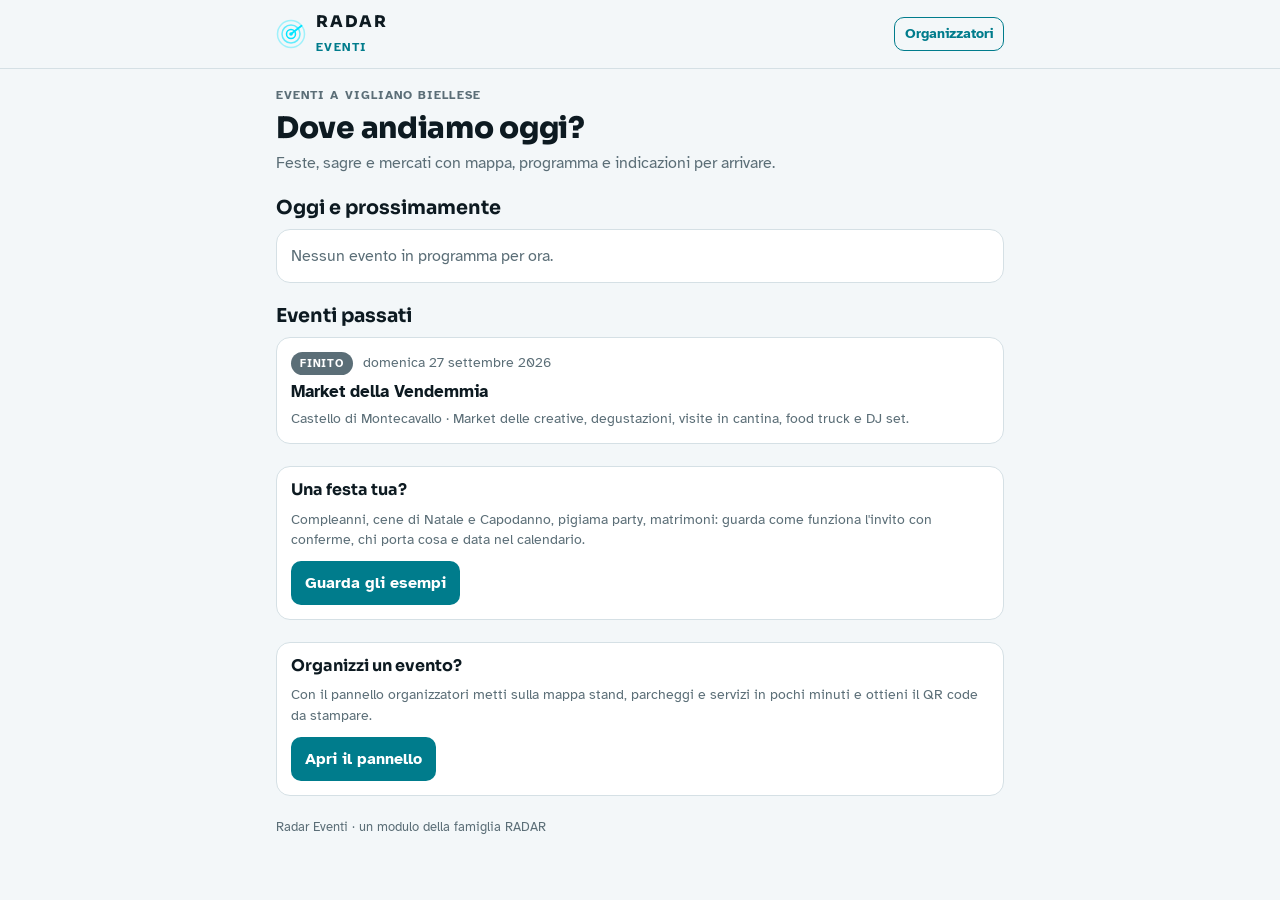
<file: index.html>
<!doctype html>
<html lang="it">
<head>
<meta charset="utf-8">
<meta name="viewport" content="width=device-width, initial-scale=1, viewport-fit=cover">
<title>Radar Eventi</title>
<meta name="theme-color" content="#0A0F14">
<link rel="manifest" href="manifest.webmanifest">
<link rel="icon" href="icon-192.png">
<link rel="apple-touch-icon" href="apple-touch-icon.png">
<meta name="apple-mobile-web-app-capable" content="yes">
<meta name="mobile-web-app-capable" content="yes">
<meta name="apple-mobile-web-app-title" content="Radar Eventi">

<link rel="preconnect" href="https://fonts.googleapis.com">
<link rel="preconnect" href="https://fonts.gstatic.com" crossorigin>
<link rel="stylesheet" href="https://fonts.googleapis.com/css2?family=Sora:wght@700;800&family=Atkinson+Hyperlegible:wght@400;700&display=swap">
<link rel="stylesheet" href="style.css">
</head>
<body>
<div id="top"></div>
<main class="wrap">
  <header style="display:flex;flex-direction:column;gap:6px;padding-top:18px">
    <span class="eyebrow" id="comune">Eventi del paese</span>
    <h1>Dove andiamo oggi?</h1>
    <span class="muted">Feste, sagre e mercati con mappa, programma e indicazioni per arrivare.</span>
  </header>
  <section class="card" id="installBox" hidden>
    <h3>Installa Radar Eventi</h3>
    <span class="small" id="installText">Aggiungila alla schermata Home: si apre come un'app, anche con poca rete.</span>
    <button class="btn" id="installBtn" style="align-self:flex-start" hidden>Installa l'app</button>
  </section>
  <section>
    <h2>Oggi e prossimamente</h2>
    <ul class="list" id="upcoming"><li style="padding:14px" class="muted">Caricamento…</li></ul>
  </section>
  <section id="pastWrap" hidden>
    <h2>Eventi passati</h2>
    <ul class="list" id="past"></ul>
  </section>
  <section class="card">
    <h3>Una festa tua?</h3>
    <span class="small">Compleanni, cene di Natale e Capodanno, pigiama party, matrimoni: guarda come funziona l'invito con conferme, chi porta cosa e data nel calendario.</span>
    <a class="btn" href="esempi.html" style="align-self:flex-start">Guarda gli esempi</a>
  </section>
  <section class="card">
    <h3>Organizzi un evento?</h3>
    <span class="small">Con il pannello organizzatori metti sulla mappa stand, parcheggi e servizi in pochi minuti e ottieni il QR code da stampare.</span>
    <a class="btn" href="admin.html" style="align-self:flex-start">Apri il pannello</a>
  </section>
  <footer><span>Radar Eventi · un modulo della famiglia RADAR</span></footer>
</main>
<script src="common.js"></script>
<script>
document.getElementById("top").innerHTML = topbar("index");
/* Invito a installare l'app */
(function(){
  const box = document.getElementById("installBox"), btn = document.getElementById("installBtn"), txt = document.getElementById("installText");
  const standalone = matchMedia("(display-mode: standalone)").matches || navigator.standalone;
  if (standalone) return;
  let deferred = null;
  window.addEventListener("beforeinstallprompt", e => { e.preventDefault(); deferred = e; box.hidden = false; btn.hidden = false; });
  btn.addEventListener("click", async () => { if (!deferred) return; deferred.prompt(); await deferred.userChoice; deferred = null; box.hidden = true; });
  if (/iphone|ipad|ipod/i.test(navigator.userAgent)) { box.hidden = false; txt.textContent = "Su iPhone: tocca il tasto Condividi di Safari e poi \"Aggiungi alla schermata Home\"."; }
})();
function item(e, status){
  const pill = status === "oggi" ? '<span class="pill live">Oggi</span>' : status === "futuro" ? '<span class="pill next">In arrivo</span>' : '<span class="pill">Finito</span>';
  return `<li><a href="evento.html?id=${encodeURIComponent(e.id)}" style="display:flex;flex-direction:column;gap:4px;padding:14px;text-decoration:none;color:inherit">
    <span class="row">${pill}<span class="small">${esc(dateRange(e))}</span></span>
    <strong style="font-size:1.08rem">${esc(e.title)}</strong>
    <span class="small">${esc(e.place)}${e.summary ? " · " + esc(e.summary) : ""}</span></a></li>`;
}
loadJSON("events.json").then(idx => {
  if(idx.comune) document.getElementById("comune").textContent = "Eventi a " + idx.comune;
  const t = new Date();
  const withStatus = idx.events.map(e => ({e, s: eventStatus(e, t)})).sort((a,b) => a.e.date.localeCompare(b.e.date));
  const up = withStatus.filter(x => x.s !== "passato"), past = withStatus.filter(x => x.s === "passato").reverse();
  document.getElementById("upcoming").innerHTML = up.length ? up.map(x => item(x.e, x.s)).join("") : '<li style="padding:14px" class="muted">Nessun evento in programma per ora.</li>';
  if(past.length){ document.getElementById("pastWrap").hidden = false; document.getElementById("past").innerHTML = past.map(x => item(x.e, x.s)).join(""); }
}).catch(() => { document.getElementById("upcoming").innerHTML = '<li style="padding:14px">Elenco eventi non disponibile. Riprova tra poco.</li>'; });
</script>
</body>
</html>
</file>
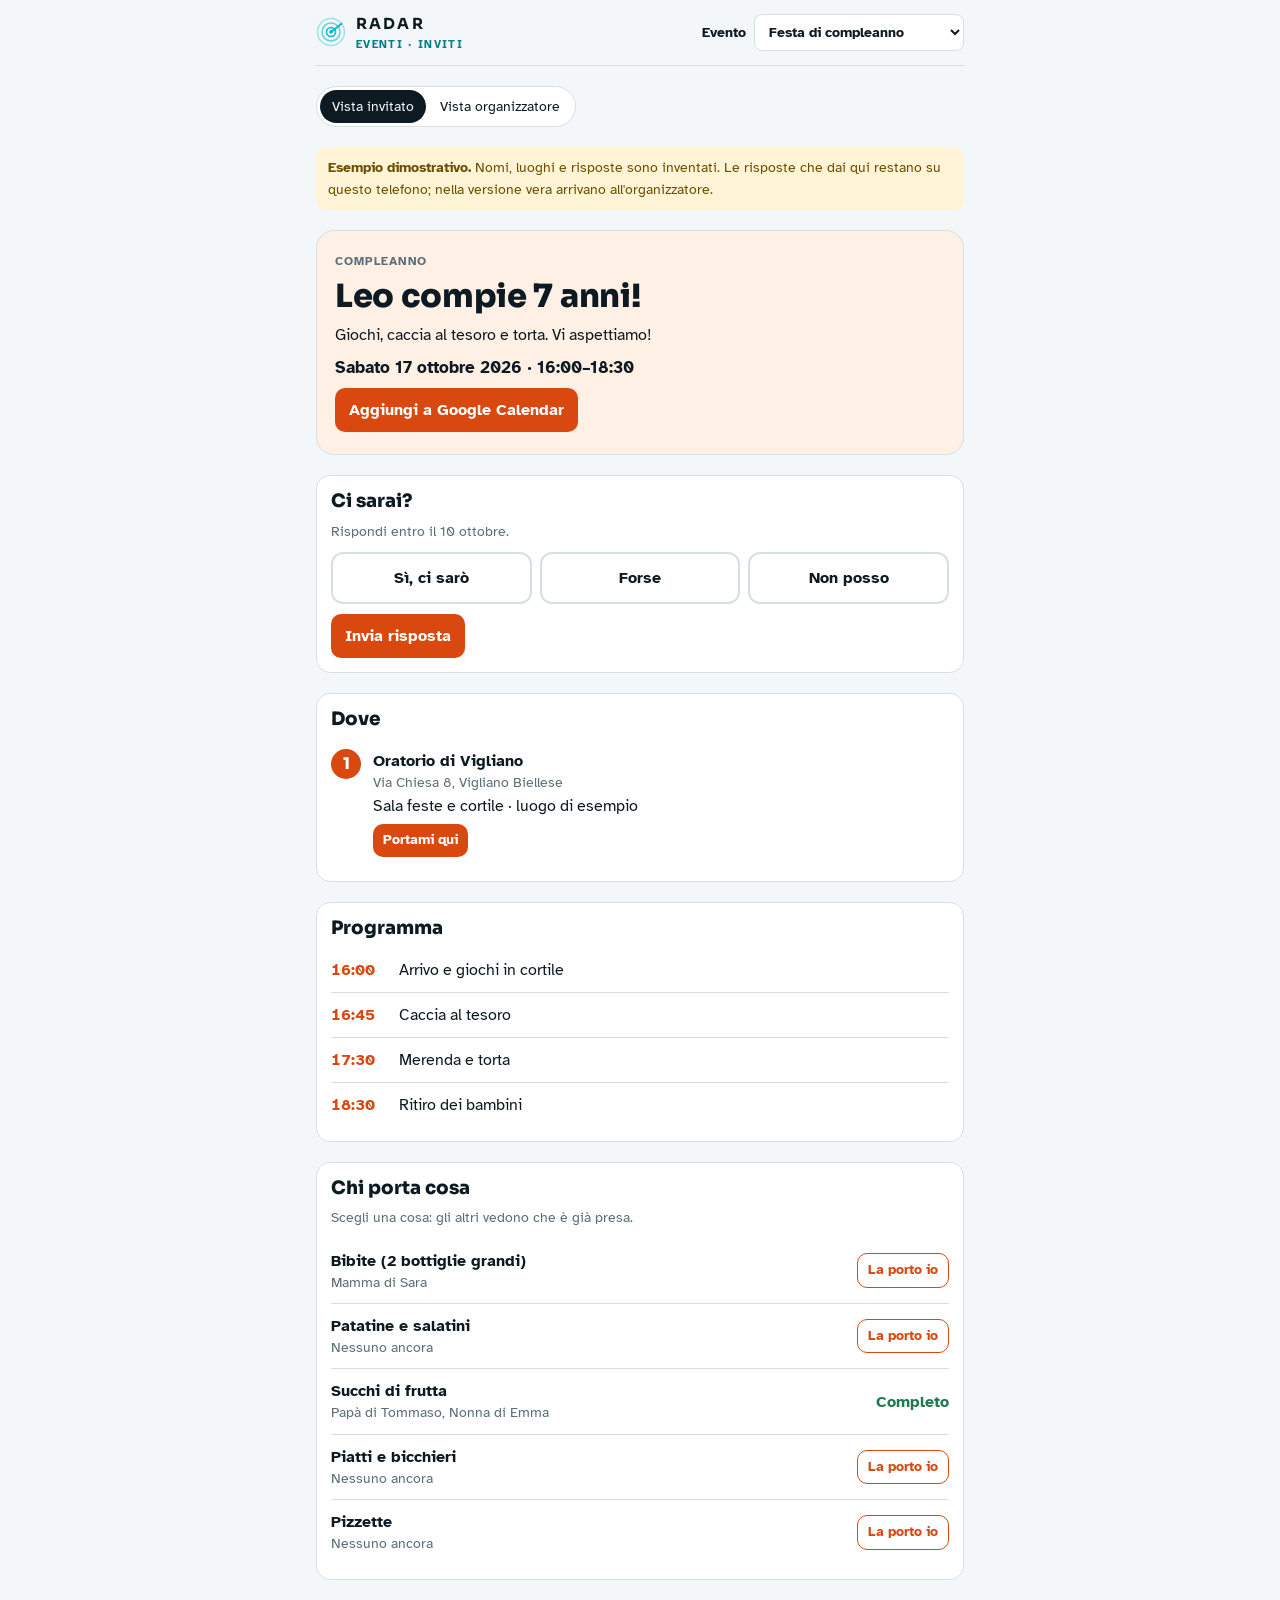
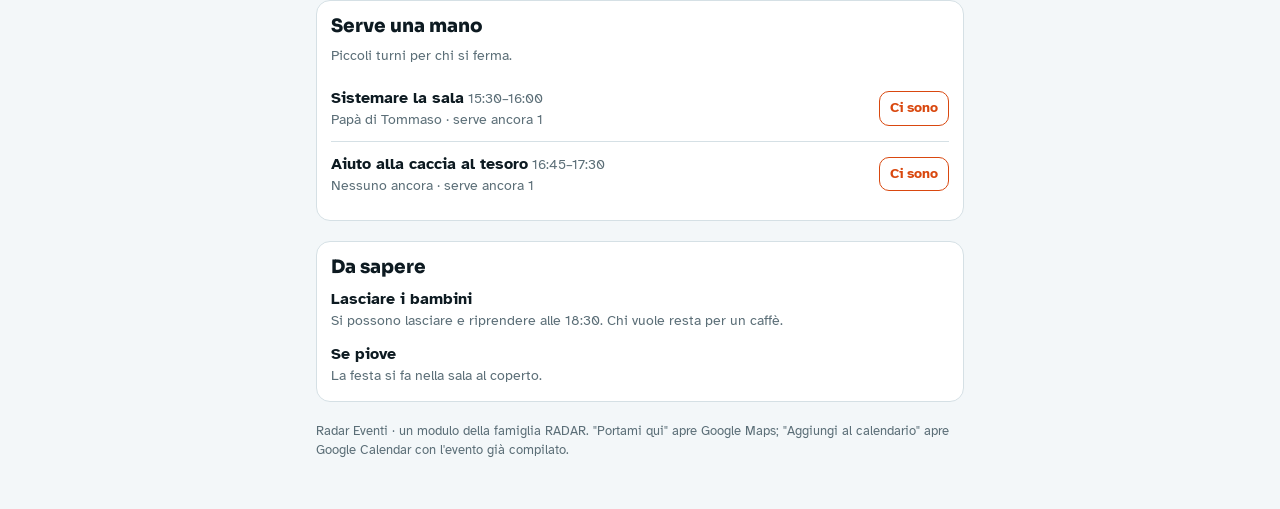
<file: esempi.html>
<!doctype html>
<html lang="it">
<head>
<meta charset="utf-8">
<meta name="viewport" content="width=device-width, initial-scale=1, viewport-fit=cover">
<meta name="theme-color" content="#0A0F14">
<link rel="manifest" href="manifest.webmanifest">
<link rel="icon" href="icon-192.png">
<link rel="apple-touch-icon" href="apple-touch-icon.png">
<meta name="apple-mobile-web-app-capable" content="yes">
<meta name="mobile-web-app-capable" content="yes">
<meta name="apple-mobile-web-app-title" content="Radar Eventi">

<meta property="og:title" content="Radar Eventi · Inviti di prova">
<meta property="og:description" content="Compleanni, feste, matrimoni: invito, conferme, chi porta cosa e data nel calendario, da mandare su WhatsApp.">
<style>[hidden]{display:none!important} :root{padding-top:env(safe-area-inset-top,0px);padding-bottom:env(safe-area-inset-bottom,0px)}</style>
<title>Radar Eventi · Inviti di prova</title>
<link rel="preconnect" href="https://fonts.googleapis.com">
<link rel="preconnect" href="https://fonts.gstatic.com" crossorigin>
<link rel="stylesheet" href="https://fonts.googleapis.com/css2?family=Sora:wght@600;800&family=Atkinson+Hyperlegible:wght@400;700&display=swap">
<style>
:root{
  --bg:#F3F7F9; --surface:#FFFFFF; --ink:#0D1A21; --muted:#5B6E77; --line:#D5E0E5;
  --glow:#00B8CC; --brand:#007C8C; --brand-ink:#FFFFFF;
  --accent:#6F7F4F; --accent-soft:#EEF1E6; --accent-ink:#FFFFFF;
  --yes:#1F7A4D; --no:#B3261E; --maybe:#B7791F; --wait:#8A98A0;
  --note-bg:#FFF4D6; --note-ink:#6B4E00;
  color-scheme:light;
}
@media (prefers-color-scheme: dark){
  :root:not([data-theme="light"]){
    --bg:#0A0F14; --surface:#111A22; --ink:#E6F1F5; --muted:#8FA3AD; --line:#243440;
    --glow:#00E5FF; --brand:#00E5FF; --brand-ink:#04141A;
    --accent:#B9C98F; --accent-soft:#1C2419; --accent-ink:#141A0E;
    --yes:#6FD39C; --no:#FF8A7A; --maybe:#F2C261; --wait:#7D8D95;
    --note-bg:#33290C; --note-ink:#F3D98A;
    color-scheme:dark;
  }
}
:root[data-theme="dark"]{
  --bg:#0A0F14; --surface:#111A22; --ink:#E6F1F5; --muted:#8FA3AD; --line:#243440;
  --glow:#00E5FF; --brand:#00E5FF; --brand-ink:#04141A;
  --accent:#B9C98F; --accent-soft:#1C2419; --accent-ink:#141A0E;
  --yes:#6FD39C; --no:#FF8A7A; --maybe:#F2C261; --wait:#7D8D95;
  --note-bg:#33290C; --note-ink:#F3D98A;
  color-scheme:dark;
}
*{box-sizing:border-box}
body{background:var(--bg);color:var(--ink);font-family:"Atkinson Hyperlegible",system-ui,-apple-system,"Segoe UI",sans-serif;font-size:16px;line-height:1.5;margin:0}
h1,h2,h3{font-family:"Sora","Atkinson Hyperlegible",system-ui,sans-serif;margin:0;line-height:1.15;text-wrap:balance}
h1{font-size:2rem;font-weight:800;letter-spacing:-.01em}
h2{font-size:1.15rem;font-weight:800}
button,input,select,textarea{font:inherit;color:inherit}
:focus-visible{outline:3px solid var(--brand);outline-offset:2px}
.wrap{max-width:680px;margin:0 auto;padding-inline:16px;padding-block:0 48px;display:flex;flex-direction:column;gap:20px}
.top{display:flex;align-items:center;justify-content:space-between;gap:10px;padding-block:12px;border-bottom:1px solid var(--line);flex-wrap:wrap}
.brand{display:flex;align-items:center;gap:10px}
.brand svg{width:30px;height:30px}
.brand b{font-family:"Sora",system-ui,sans-serif;letter-spacing:.14em;font-size:.95rem}
.brand span{display:block;font-size:.7rem;letter-spacing:.12em;text-transform:uppercase;color:var(--brand);font-weight:700}
.evpick{flex-direction:row;align-items:center;gap:8px}
.evpick select{width:auto;min-width:210px;font-weight:700;background:var(--surface)}
.seg{display:inline-flex;border:1px solid var(--line);border-radius:999px;padding:3px;background:var(--surface);gap:2px}
.seg button{border:0;background:transparent;border-radius:999px;padding:6px 12px;cursor:pointer;font-size:.9rem}
.seg button[aria-pressed="true"]{background:var(--ink);color:var(--bg)}
.note{background:var(--note-bg);color:var(--note-ink);border-radius:10px;padding:10px 12px;font-size:.88rem}
.hero{background:var(--accent-soft);border-radius:18px;padding:22px 18px;display:flex;flex-direction:column;gap:8px;border:1px solid var(--line)}
.eyebrow{font-size:.74rem;text-transform:uppercase;letter-spacing:.09em;color:var(--muted);font-weight:700}
.hero .when{font-weight:700;font-size:1.05rem}
.card{background:var(--surface);border:1px solid var(--line);border-radius:14px;padding:14px;display:flex;flex-direction:column;gap:10px}
.btn{display:inline-flex;align-items:center;justify-content:center;gap:8px;background:var(--accent);color:var(--accent-ink);text-decoration:none;border-radius:10px;padding:10px 14px;font-weight:700;border:0;cursor:pointer}
.btn.ghost{background:transparent;color:var(--accent);border:1px solid var(--accent)}
.btn.sm{padding:6px 10px;font-size:.86rem}
.row{display:flex;gap:10px;align-items:center;flex-wrap:wrap}
.small{font-size:.86rem;color:var(--muted)}
.timeline{list-style:none;margin:0;padding:0;display:flex;flex-direction:column}
.timeline li{display:grid;grid-template-columns:58px 1fr;gap:10px;padding:10px 0;border-top:1px solid var(--line)}
.timeline li:first-child{border-top:0}
.timeline time{font-weight:700;font-variant-numeric:tabular-nums;color:var(--accent)}
.place{display:flex;gap:12px;align-items:flex-start;padding:10px 0;border-top:1px solid var(--line)}
.place:first-of-type{border-top:0}
.pin{width:30px;height:30px;border-radius:50%;background:var(--accent);color:var(--accent-ink);display:grid;place-items:center;font-weight:800;flex:none;font-family:"Sora",system-ui,sans-serif}
.rsvp{display:grid;grid-template-columns:repeat(3,1fr);gap:8px}
.rsvp button{border:2px solid var(--line);background:var(--surface);border-radius:12px;padding:12px 6px;cursor:pointer;font-weight:700}
.rsvp button[aria-pressed="true"][data-v="si"]{border-color:var(--yes);color:var(--yes)}
.rsvp button[aria-pressed="true"][data-v="no"]{border-color:var(--no);color:var(--no)}
.rsvp button[aria-pressed="true"][data-v="forse"]{border-color:var(--maybe);color:var(--maybe)}
label{font-size:.88rem;font-weight:700;display:flex;flex-direction:column;gap:4px}
input[type=text],input[type=number],select,textarea{background:var(--bg);border:1px solid var(--line);border-radius:8px;padding:8px 10px;font-weight:400;width:100%}
textarea{min-height:64px;resize:vertical}
.grid2{display:grid;grid-template-columns:1fr 1fr;gap:10px}
@media (max-width:480px){.grid2{grid-template-columns:1fr}}
.ok{color:var(--yes);font-weight:700}
.bring{list-style:none;margin:0;padding:0}
.bring li{display:flex;justify-content:space-between;align-items:center;gap:10px;padding:10px 0;border-top:1px solid var(--line)}
.bring li:first-child{border-top:0}
.who{font-size:.85rem;color:var(--muted)}
.wa{background:var(--bg);border:1px dashed var(--line);border-radius:10px;padding:12px;white-space:pre-wrap;font-size:.92rem}
.stats{display:grid;grid-template-columns:repeat(4,1fr);gap:8px}
@media (max-width:480px){.stats{grid-template-columns:repeat(2,1fr)}}
.stat{background:var(--surface);border:1px solid var(--line);border-radius:12px;padding:10px;display:flex;flex-direction:column}
.stat b{font-family:"Sora",system-ui,sans-serif;font-size:1.5rem;font-variant-numeric:tabular-nums}
.bar{display:flex;height:12px;border-radius:999px;overflow:hidden;background:var(--line)}
.bar span{display:block;height:100%}
table{width:100%;border-collapse:collapse;font-size:.92rem}
th,td{text-align:left;padding:8px 6px;border-top:1px solid var(--line);vertical-align:top}
th{font-size:.78rem;text-transform:uppercase;letter-spacing:.06em;color:var(--muted)}
.tbl{overflow-x:auto}
.dot{display:inline-block;width:9px;height:9px;border-radius:50%;margin-right:6px}
footer{font-size:.82rem;color:var(--muted)}
</style>

</head>
<body>
<main class="wrap">
  <div class="top">
    <div class="brand">
      <svg viewBox="0 0 40 40" aria-hidden="true"><circle cx="20" cy="20" r="18" fill="none" stroke="var(--glow)" stroke-width="2" opacity=".35"/><circle cx="20" cy="20" r="12" fill="none" stroke="var(--glow)" stroke-width="2" opacity=".6"/><circle cx="20" cy="20" r="6" fill="none" stroke="var(--glow)" stroke-width="2"/><path d="M20 20 L34 9" stroke="var(--glow)" stroke-width="2.5" stroke-linecap="round"/><circle cx="20" cy="20" r="2.4" fill="var(--glow)"/></svg>
      <div><b>RADAR</b><span>Eventi · inviti</span></div>
    </div>
    <label for="evSel" class="evpick">Evento
      <select id="evSel"></select>
    </label>
  </div>

  <div class="row" style="justify-content:space-between">
    <div class="seg" role="group" aria-label="Chi sta guardando">
      <button id="v-guest" data-view="guest" aria-pressed="true">Vista invitato</button>
      <button id="v-org" data-view="org" aria-pressed="false">Vista organizzatore</button>
    </div>
  </div>
  <div class="note"><strong>Esempio dimostrativo.</strong> Nomi, luoghi e risposte sono inventati. Le risposte che dai qui restano su questo telefono; nella versione vera arrivano all'organizzatore.</div>

  <div id="app"></div>

  <footer>Radar Eventi · un modulo della famiglia RADAR. "Portami qui" apre Google Maps; "Aggiungi al calendario" apre Google Calendar con l'evento già compilato.</footer>
</main>

<script>
/* Modelli di evento per Radar Eventi (dati di esempio, inventati) */
const TEMPLATES = {
  compleanno: {
    label:"Festa di compleanno", kind:"Compleanno", title:"Leo compie 7 anni!",
    tagline:"Giochi, caccia al tesoro e torta. Vi aspettiamo!",
    dateLabel:"Sabato 17 ottobre 2026", timeLabel:"16:00–18:30",
    cal:{text:"Festa di compleanno di Leo (7 anni)", start:"20261017T160000", end:"20261017T183000",
      location:"Oratorio di Vigliano, Via Chiesa 8, Vigliano Biellese", details:"Ritiro dei bambini alle 18:30."},
    places:[{n:"1", name:"Oratorio di Vigliano", addr:"Via Chiesa 8, Vigliano Biellese", what:"Sala feste e cortile · luogo di esempio", lat:45.5636737, lon:8.1099976}],
    program:[["16:00","Arrivo e giochi in cortile"],["16:45","Caccia al tesoro"],["17:30","Merenda e torta"],["18:30","Ritiro dei bambini"]],
    extras:[["Lasciare i bambini","Si possono lasciare e riprendere alle 18:30. Chi vuole resta per un caffè."],["Se piove","La festa si fa nella sala al coperto."]],
    rsvpBy:"entro il 10 ottobre", namePh:"Nome del bambino", countLabel:"Adulti che restano", countMin:0, kidAllergy:true,
    bring:[{item:"Bibite (2 bottiglie grandi)", need:2, who:["Mamma di Sara"]},{item:"Patatine e salatini", need:1, who:[]},{item:"Succhi di frutta", need:2, who:["Papà di Tommaso","Nonna di Emma"]},{item:"Piatti e bicchieri", need:1, who:[]},{item:"Pizzette", need:1, who:[]}],
    helpers:[{task:"Sistemare la sala", when:"15:30–16:00", need:2, who:["Papà di Tommaso"]},{task:"Aiuto alla caccia al tesoro", when:"16:45–17:30", need:1, who:[]}],
    wa:"Ciao! Leo compie 7 anni e fa la festa sabato 17 ottobre, 16:00–18:30, all'oratorio. Qui trovi luogo e programma, puoi dirci se venite e scegliere cosa portare:\n[link dell'invito]",
    org:{invited:20, yes:14, no:2, maybe:1, line:"14 bambini confermati · 6 adulti restano alla festa", foodTitle:"Allergie e intolleranze", food:[["Senza glutine",1],["Senza lattosio",1]], countHead:"Bambini",
      people:[["Sara","si",1,"Senza glutine"],["Tommaso","si",1,""],["Emma","si",1,""],["Giacomo","forse",1,""],["Alice","no",0,""],["Pietro","",0,""]]},
    style:{accent:"#D9480F", soft:"#FFF0E6", accentDark:"#FF9F6B", softDark:"#2A1A10", font:"baloo", deco:"confetti", card:"#FFE8D6", ink:"#3A1606"}
  },
  natale: {
    label:"Festa di Natale", kind:"Festa di Natale", title:"Cena degli auguri",
    tagline:"Una serata insieme prima delle feste, con tombola e scambio di regali.",
    dateLabel:"Sabato 19 dicembre 2026", timeLabel:"dalle 19:30",
    cal:{text:"Cena degli auguri di Natale", start:"20261219T193000", end:"20261219T235900",
      location:"Via Roma 10, Vigliano Biellese", details:"Aperitivo, cena, tombola e scambio di regali (budget 10 €)."},
    places:[{n:"1", name:"Casa di Anna e Paolo", addr:"Via Roma 10, Vigliano Biellese", what:"Indirizzo di esempio · citofono Rossi"}],
    program:[["19:30","Aperitivo"],["20:30","Cena"],["22:00","Tombola"],["23:00","Scambio dei regali"]],
    extras:[["Scambio regali","Budget 10 €. Il nome della persona a cui fai il regalo ti arriva in privato."],["Parcheggio","In piazza, a 2 minuti a piedi."]],
    rsvpBy:"entro il 12 dicembre", namePh:"Il tuo nome", countLabel:"Quante persone", countMin:1, food:true,
    bring:[{item:"Panettone o pandoro", need:2, who:["Luca"]},{item:"Vino rosso", need:2, who:[]},{item:"Spumante", need:2, who:["Giulia"]},{item:"Cartelle e premi per la tombola", need:1, who:[]}],
    wa:"Ciao! Il 19 dicembre facciamo la cena degli auguri a casa nostra, dalle 19:30. Tombola e scambio di regali (budget 10 €). Qui trovi tutto e puoi confermare:\n[link dell'invito]",
    org:{invited:16, yes:11, no:2, maybe:1, line:"11 confermati · 4 hanno già scelto cosa portare", foodTitle:"Esigenze alimentari", food:[["Vegetariano",2]], countHead:"Persone",
      people:[["Luca e Sara","si",2,""],["Giulia","si",1,"Vegetariana"],["Marco","forse",1,""],["Elena","no",0,""],["Davide","",0,""]]},
    style:{accent:"#B42318", soft:"#FDECEA", accentDark:"#FF8A7A", softDark:"#2A1311", font:"fraunces", deco:"stars", card:"#123D2E", ink:"#FFF6E8", gold:"#E9C46A"}
  },
  capodanno: {
    label:"Cena di Capodanno", kind:"Cena di Capodanno", title:"Aspettiamo il 2027 insieme",
    tagline:"Cena, brindisi a mezzanotte e musica fino a tardi.",
    dateLabel:"Giovedì 31 dicembre 2026", timeLabel:"dalle 20:30",
    cal:{text:"Cena di Capodanno", start:"20261231T203000", end:"20270101T020000",
      location:"Via Milano 50, Vigliano Biellese", details:"Cena, brindisi a mezzanotte, musica. Quota spesa 25 € a persona."},
    places:[{n:"1", name:"Casa di Marta", addr:"Via Milano 50, Vigliano Biellese", what:"Indirizzo di esempio · secondo piano"}],
    program:[["20:30","Aperitivo"],["21:00","Cena"],["23:45","Tutti fuori per il conto alla rovescia"],["00:00","Brindisi"],["00:30","Musica"]],
    extras:[["Quota spesa","25 € a persona per cena e bevande, da dare a Marta entro il 28 dicembre."],["Dormire","Chi viene da lontano può fermarsi: indicalo nella risposta."]],
    rsvpBy:"entro il 20 dicembre", namePh:"Il tuo nome", countLabel:"Quante persone", countMin:1, food:true,
    bring:[{item:"Spumante per il brindisi", need:3, who:["Andrea"]},{item:"Lenticchie e cotechino", need:1, who:["Marta"]},{item:"Dolci", need:2, who:[]}],
    wa:"Ciao! Capodanno da Marta: cena, brindisi a mezzanotte e musica. Quota spesa 25 € a persona. Qui trovi tutto e puoi confermare:\n[link dell'invito]",
    org:{invited:14, yes:9, no:1, maybe:2, line:"9 confermati · 3 si fermano a dormire · quote ricevute 5 su 9", foodTitle:"Esigenze alimentari", food:[["Senza glutine",1],["Vegano",1]], countHead:"Persone",
      people:[["Andrea","si",1,""],["Chiara e Luca","si",2,"1 senza glutine"],["Federica","forse",1,""],["Simone","no",0,""],["Irene","",0,""]]},
    style:{accent:"#8A6D1F", soft:"#F7F0DD", accentDark:"#E9C46A", softDark:"#221C0C", font:"fraunces", deco:"sparkle", card:"#101826", ink:"#F4EAD0", gold:"#E9C46A"}
  },
  pigiama: {
    label:"Pigiama party", kind:"Pigiama party", title:"Pigiama party da Sofia",
    tagline:"Film, pizza, giochi e colazione tutti insieme!",
    dateLabel:"Venerdì 6 novembre 2026", timeLabel:"dalle 19:00 a sabato alle 10:00",
    cal:{text:"Pigiama party da Sofia", start:"20261106T190000", end:"20261107T100000",
      location:"Via Garibaldi 5, Vigliano Biellese", details:"Ritiro sabato alle 10:00 dopo colazione."},
    places:[{n:"1", name:"Casa di Sofia", addr:"Via Garibaldi 5, Vigliano Biellese", what:"Indirizzo di esempio"}],
    program:[["19:00","Arrivo e giochi"],["20:00","Pizza"],["21:00","Film"],["22:30","Tutti nei sacchi a pelo"],["08:30","Colazione"],["10:00","Ritiro"]],
    extras:[["Nello zaino","Pigiama, sacco a pelo, cuscino, spazzolino, un peluche se serve per dormire."],["Per i genitori","Sofia ha 9 anni; in casa ci sono sempre mamma e papà. Per qualsiasi cosa, il numero è nel messaggio WhatsApp."]],
    rsvpBy:"entro il 2 novembre", namePh:"Nome della bambina o del bambino", countLabel:"Bambini", countMin:1, kidAllergy:true,
    checklist:["Pigiama","Sacco a pelo","Cuscino","Spazzolino e dentifricio","Ciabatte"],
    wa:"Ciao! Sofia fa il pigiama party venerdì 6 novembre dalle 19:00, ritiro sabato alle 10:00 dopo colazione. Qui trovi cosa mettere nello zaino e puoi confermare:\n[link dell'invito]",
    org:{invited:6, yes:4, no:1, maybe:0, line:"4 bambine e bambini confermati · 5 posti letto disponibili", foodTitle:"Allergie e intolleranze", food:[["Frutta secca",1]], countHead:"Bambini",
      people:[["Giorgia","si",1,"Frutta secca"],["Martina","si",1,""],["Bianca","si",1,""],["Nina","si",1,""],["Ada","no",0,""],["Lucia","",0,""]]},
    style:{accent:"#5B4BC4", soft:"#EFEDFB", accentDark:"#AFA4FF", softDark:"#1A1730", font:"baloo", deco:"moon", card:"#231E4A", ink:"#F2EFFF", gold:"#FFD66B"}
  },
  matrimonio: {
    label:"Matrimonio", kind:"Matrimonio", title:"Giulia & Marco",
    tagline:"Ci sposiamo! Saremmo felici di averti con noi.",
    dateLabel:"Sabato 12 giugno 2027", timeLabel:"dalle 15:30",
    cal:{text:"Matrimonio di Giulia & Marco", start:"20270612T153000", end:"20270613T010000",
      location:"Chiesa di San Michele, Via S. Michele 7, Vigliano Biellese", details:"Cerimonia alle 15:30, poi ricevimento al Castello di Montecavallo."},
    places:[{n:"1", name:"Chiesa di San Michele", addr:"Via S. Michele 7, Vigliano Biellese", what:"Cerimonia alle 15:30", lat:45.5633867, lon:8.0992319},
            {n:"2", name:"Castello di Montecavallo", addr:"Via per Chiavazza 30, Vigliano Biellese", what:"Ricevimento dalle 17:30 · location di esempio", lat:45.5688893, lon:8.1002096}],
    program:[["15:30","Cerimonia in chiesa"],["17:00","Trasferimento al castello"],["17:30","Aperitivo in terrazza"],["20:00","Cena"],["22:30","Torta e musica"]],
    extras:[["Dress code","Elegante, scarpe comode: al castello si cammina sulla ghiaia."],["Alloggi","10 camere bloccate nei B&B vicini: indicalo nella risposta."],["Bambini","Area giochi con animatrice durante la cena."]],
    rsvpBy:"entro il 15 aprile 2027", namePh:"Il tuo nome", countLabel:"Quante persone", countMin:1, food:true,
    wa:"Ciao! Giulia e Marco si sposano sabato 12 giugno 2027. Luoghi, programma e alloggi sono qui, e puoi confermare in un tocco:\n[link dell'invito]",
    org:{invited:120, yes:64, no:9, maybe:7, line:"14 persone chiedono un alloggio nei B&B convenzionati", foodTitle:"Esigenze alimentari", food:[["Vegetariano",6],["Senza glutine",3],["Menù bambini",8]], countHead:"Persone",
      people:[["Famiglia Bianchi","si",4,"1 senza glutine"],["Luca R.","si",1,""],["Zia Carla","forse",2,""],["Paolo e Anna","no",0,""],["Famiglia Rossi","si",3,"2 menù bambini"],["Chiara M.","",0,""]]},
    style:{accent:"#6F7F4F", soft:"#EEF1E6", accentDark:"#B9C98F", softDark:"#1C2419", font:"fraunces", deco:"rings", card:"#F4F1E8", ink:"#2E3524", gold:"#B08D57"}
  },
  grigliata: {
    label:"Grigliata in giardino", kind:"Grigliata", title:"Grigliata di primavera",
    tagline:"Brace accesa, prato e tanta compagnia.",
    dateLabel:"Domenica 18 aprile 2027", timeLabel:"dalle 12:30",
    cal:{text:"Grigliata di primavera", start:"20270418T123000", end:"20270418T180000",
      location:"Via dei Prati 3, Vigliano Biellese", details:"Ognuno porta qualcosa: scegli nel link dell'invito."},
    places:[{n:"1", name:"Giardino di Stefano", addr:"Via dei Prati 3, Vigliano Biellese", what:"Indirizzo di esempio · ingresso dal cancello verde"}],
    program:[["12:30","Aperitivo in giardino"],["13:00","Si accende la brace"],["14:00","Pranzo"],["16:00","Calcetto e giochi"]],
    extras:[["Se piove","Si sposta sotto il portico."],["Bambini","Prato recintato, portate un pallone."]],
    rsvpBy:"entro il 14 aprile", namePh:"Il tuo nome", countLabel:"Quante persone", countMin:1, food:true,
    bring:[{item:"Salsicce e costine", need:3, who:["Stefano"]},{item:"Verdure da grigliare", need:2, who:[]},{item:"Bibite e birra", need:3, who:["Paolo"]},{item:"Dolce", need:2, who:[]},{item:"Carbonella", need:1, who:[]}],
    wa:"Ciao! Domenica 18 aprile grigliata in giardino da Stefano, dalle 12:30. Ognuno porta qualcosa: scegli tu cosa, qui, e dicci se ci sei:\n[link dell'invito]",
    org:{invited:18, yes:12, no:3, maybe:2, line:"12 confermati · 3 cose da portare ancora libere", foodTitle:"Esigenze alimentari", food:[["Vegetariano",3]], countHead:"Persone",
      people:[["Paolo e Laura","si",2,""],["Famiglia Conti","si",4,"1 vegetariano"],["Riccardo","forse",1,""],["Serena","no",0,""],["Matteo B.","",0,""]]},
    style:{accent:"#2F7D32", soft:"#E8F3E8", accentDark:"#8FD694", softDark:"#142A15", font:"baloo", deco:"leaves", card:"#EAF5DF", ink:"#1E3A12"}
  },
  laurea: {
    label:"Festa di laurea", kind:"Festa di laurea", title:"Chiara è dottoressa!",
    tagline:"Festeggiamo la laurea in Ingegneria con una cena e brindisi.",
    dateLabel:"Venerdì 12 marzo 2027", timeLabel:"dalle 20:00",
    cal:{text:"Festa di laurea di Chiara", start:"20270312T200000", end:"20270313T010000",
      location:"Sala feste, Via Milano 80, Vigliano Biellese", details:"Cena, brindisi e musica."},
    places:[{n:"1", name:"Sala feste", addr:"Via Milano 80, Vigliano Biellese", what:"Luogo di esempio"}],
    program:[["20:00","Aperitivo"],["20:45","Cena"],["22:30","Discorso e brindisi"],["23:00","Musica"]],
    extras:[["Regalo","Chi vuole partecipa al regalo comune: indicalo nella risposta."],["Parcheggio","Ampio parcheggio davanti alla sala."]],
    rsvpBy:"entro il 5 marzo", namePh:"Il tuo nome", countLabel:"Quante persone", countMin:1, food:true,
    wa:"Ciao! Chiara si è laureata e festeggiamo venerdì 12 marzo dalle 20:00. Qui trovi luogo e programma, e puoi confermare:\n[link dell'invito]",
    org:{invited:40, yes:28, no:4, maybe:3, line:"28 confermati · 19 partecipano al regalo comune", foodTitle:"Esigenze alimentari", food:[["Vegetariano",4],["Senza lattosio",1]], countHead:"Persone",
      people:[["Compagni di corso","si",8,"2 vegetariani"],["Zio Franco","si",2,""],["Alessia","forse",1,""],["Nicola","no",0,""],["Famiglia Ferri","",0,""]]},
    style:{accent:"#9B1C31", soft:"#FBEAEC", accentDark:"#FF8FA3", softDark:"#2A1116", font:"fraunces", deco:"cap", card:"#7A1426", ink:"#FFF3F0", gold:"#F2C14E"}
  },
  comunione: {
    label:"Prima comunione", kind:"Prima comunione", title:"La prima comunione di Luca",
    tagline:"Una giornata speciale da condividere con chi gli vuole bene.",
    dateLabel:"Domenica 16 maggio 2027", timeLabel:"dalle 10:30",
    cal:{text:"Prima comunione di Luca", start:"20270516T103000", end:"20270516T170000",
      location:"Parrocchia S. Maria Assunta, Via Chiesa 8, Vigliano Biellese", details:"Messa alle 10:30, poi pranzo."},
    places:[{n:"1", name:"Parrocchia S. Maria Assunta", addr:"Via Chiesa 8, Vigliano Biellese", what:"Messa alle 10:30", lat:45.5636737, lon:8.1099976},
            {n:"2", name:"Ristorante", addr:"Vigliano Biellese", what:"Pranzo dalle 12:30 · luogo di esempio"}],
    program:[["10:30","Messa"],["12:00","Foto sul sagrato"],["12:30","Pranzo"],["15:00","Torta"]],
    extras:[["Bambini","Menù bambini e un tavolo con giochi durante il pranzo."]],
    rsvpBy:"entro il 30 aprile", namePh:"Il tuo nome", countLabel:"Quante persone", countMin:1, food:true,
    wa:"Ciao! Domenica 16 maggio Luca fa la prima comunione: messa alle 10:30 e poi pranzo insieme. Qui trovi luoghi e programma, e puoi confermare:\n[link dell'invito]",
    org:{invited:45, yes:31, no:5, maybe:2, line:"31 confermati · 9 menù bambini", foodTitle:"Esigenze alimentari", food:[["Menù bambini",9],["Senza glutine",1]], countHead:"Persone",
      people:[["Nonni Rossi","si",2,""],["Zia Paola","si",3,"2 menù bambini"],["Famiglia Galli","forse",4,""],["Padrino Marco","si",1,""],["Cugini Neri","",0,""]]},
    style:{accent:"#2B6CB0", soft:"#EAF2FB", accentDark:"#90C2F5", softDark:"#11202F", font:"fraunces", deco:"dove", card:"#EEF5FC", ink:"#16324F", gold:"#C9A227"}
  }
};


let cur = "compleanno", view = "guest";
const answers = {};
const esc = s => String(s ?? "").replace(/[&<>"']/g, c => ({"&":"&amp;","<":"&lt;",">":"&gt;",'"':"&quot;","'":"&#39;"}[c]));
const calLink = c => "https://calendar.google.com/calendar/render?action=TEMPLATE&text=" + encodeURIComponent(c.text) + "&dates=" + c.start + "/" + c.end + "&details=" + encodeURIComponent(c.details) + "&location=" + encodeURIComponent(c.location) + "&ctz=Europe/Rome";
const mapsLink = p => "https://www.google.com/maps/dir/?api=1&destination=" + (p.lat ? p.lat + "," + p.lon : encodeURIComponent(p.addr));

function isDark(){
  const t = document.documentElement.getAttribute("data-theme");
  return t === "dark" || (t !== "light" && matchMedia("(prefers-color-scheme: dark)").matches);
}
function applyStyle(){
  const st = TEMPLATES[cur].style, d = isDark(), r = document.documentElement.style;
  r.setProperty("--accent", d ? st.accentDark : st.accent);
  r.setProperty("--accent-soft", d ? st.softDark : st.soft);
  r.setProperty("--accent-ink", d ? "#111" : "#FFFFFF");
}

function listSection(title, sub, items, key, btn, done){
  return `<section class="card"><h2>${title}</h2><span class="small">${sub}</span><ul class="bring">${items.map((b, i) => {
    const left = b.need - b.who.length;
    return `<li><div><strong>${esc(b.item || b.task)}</strong>${b.when ? ` <span class="small">${esc(b.when)}</span>` : ""}<div class="who">${b.who.length ? esc(b.who.join(", ")) : "Nessuno ancora"}${left > 0 && b.task ? ` · serve${left > 1 ? "no" : ""} ancora ${left}` : ""}</div></div>
      ${left > 0 ? `<button class="btn sm ghost" data-${key}="${i}">${btn}</button>` : `<span class="ok">${done}</span>`}</li>`;
  }).join("")}</ul></section>`;
}

function guest(){
  const t = TEMPLATES[cur], a = answers[cur];
  return `
  <section class="hero">
    <span class="eyebrow">${esc(t.kind)}</span>
    <h1>${esc(t.title)}</h1>
    <span>${esc(t.tagline)}</span>
    <span class="when">${esc(t.dateLabel)} · ${esc(t.timeLabel)}</span>
    <div class="row"><a class="btn" href="${calLink(t.cal)}" target="_blank" rel="noopener">Aggiungi a Google Calendar</a></div>
  </section>

  <section class="card">
    <h2>Ci sarai?</h2>
    <span class="small">Rispondi ${esc(t.rsvpBy)}.</span>
    <div class="rsvp" role="group" aria-label="Risposta">
      ${[["si","Sì, ci sarò"],["forse","Forse"],["no","Non posso"]].map(([v, l]) => `<button data-v="${v}" aria-pressed="${a?.v === v}">${l}</button>`).join("")}
    </div>
    <div id="rsvpMore" ${a && a.v !== "no" ? "" : "hidden"} style="display:flex;flex-direction:column;gap:10px">
      <div class="grid2">
        <label for="r-name">Nome<input type="text" id="r-name" value="${esc(a?.name || "")}" placeholder="${esc(t.namePh)}"></label>
        <label for="r-n">${esc(t.countLabel)}<input type="number" id="r-n" min="${t.countMin}" max="12" value="${a?.n ?? t.countMin}"></label>
      </div>
      ${t.food ? `<label for="r-food">Esigenze alimentari<select id="r-food"><option>Nessuna</option><option>Vegetariano</option><option>Vegano</option><option>Senza glutine</option><option>Senza lattosio</option><option>Menù bambini</option><option>Altro (scrivilo nella nota)</option></select></label>` : ""}
      ${t.kidAllergy ? `<label for="r-food">Allergie o intolleranze<input type="text" id="r-food" placeholder="Es. frutta secca" value="${esc(a?.food || "")}"></label><span class="small">La vede solo chi organizza.</span>` : ""}
      <label for="r-note">Nota per chi organizza (facoltativa)<textarea id="r-note">${esc(a?.note || "")}</textarea></label>
    </div>
    <div class="row"><button class="btn" id="send">Invia risposta</button><span id="sent" class="ok" aria-live="polite">${a?.sent ? "Risposta registrata. Puoi cambiarla quando vuoi." : ""}</span></div>
  </section>

  <section class="card">
    <h2>Dove</h2>
    ${t.places.map(p => `<div class="place"><span class="pin">${p.n}</span><div style="flex:1"><strong>${esc(p.name)}</strong><div class="small">${esc(p.addr)}</div><div>${esc(p.what)}</div>
      <a class="btn sm" style="margin-top:6px" href="${mapsLink(p)}" target="_blank" rel="noopener">Portami qui</a></div></div>`).join("")}
  </section>

  <section class="card">
    <h2>Programma</h2>
    <ul class="timeline">${t.program.map(([h, w]) => `<li><time>${h}</time><span>${esc(w)}</span></li>`).join("")}</ul>
  </section>

  ${t.checklist ? `<section class="card"><h2>Nello zaino</h2><ul class="bring">${t.checklist.map((c, i) => `<li><label class="check" for="ck${i}" style="flex-direction:row;align-items:center;gap:10px;font-weight:400"><input type="checkbox" id="ck${i}"> ${esc(c)}</label></li>`).join("")}</ul></section>` : ""}
  ${t.bring ? listSection("Chi porta cosa", "Scegli una cosa: gli altri vedono che è già presa.", t.bring, "bring", "La porto io", "Completo") : ""}
  ${t.helpers ? listSection("Serve una mano", "Piccoli turni per chi si ferma.", t.helpers, "help", "Ci sono", "Coperto") : ""}

  <section class="card">
    <h2>Da sapere</h2>
    ${t.extras.map(([k, v]) => `<div><strong>${esc(k)}</strong><div class="small">${esc(v)}</div></div>`).join("")}
  </section>`;
}

function org(){
  const t = TEMPLATES[cur], o = t.org, wait = o.invited - o.yes - o.no - o.maybe;
  const pct = n => (n / o.invited * 100).toFixed(1) + "%";
  const labels = {si:["Sì","--yes"], no:["No","--no"], forse:["Forse","--maybe"], "":["In attesa","--wait"]};
  return `
  <section class="hero">
    <span class="eyebrow">Pannello di chi organizza</span>
    <h1>${esc(t.title)}</h1>
    <span class="when">${esc(t.dateLabel)} · ${o.invited} invitati</span>
  </section>

  <section class="card">
    <h2>Risposte</h2>
    <div class="stats">
      <div class="stat"><span class="small">Sì</span><b style="color:var(--yes)">${o.yes}</b></div>
      <div class="stat"><span class="small">Forse</span><b style="color:var(--maybe)">${o.maybe}</b></div>
      <div class="stat"><span class="small">No</span><b style="color:var(--no)">${o.no}</b></div>
      <div class="stat"><span class="small">In attesa</span><b style="color:var(--wait)">${wait}</b></div>
    </div>
    <div class="bar" role="img" aria-label="${o.yes} sì, ${o.maybe} forse, ${o.no} no, ${wait} in attesa su ${o.invited}">
      <span style="width:${pct(o.yes)};background:var(--yes)"></span><span style="width:${pct(o.maybe)};background:var(--maybe)"></span><span style="width:${pct(o.no)};background:var(--no)"></span><span style="width:${pct(wait)};background:var(--wait)"></span>
    </div>
    <span class="small">${esc(o.line)}</span>
  </section>

  <section class="card">
    <h2>${esc(o.foodTitle)}</h2>
    ${o.food.map(([k, n]) => `<div class="row" style="justify-content:space-between"><span>${esc(k)}</span><strong style="font-variant-numeric:tabular-nums">${n}</strong></div>`).join("")}
  </section>

  <section class="card">
    <h2>Invitati</h2>
    <div class="tbl"><table><thead><tr><th>Nome</th><th>Risposta</th><th>${esc(o.countHead)}</th><th>Note</th></tr></thead><tbody>
      ${o.people.map(([n, r, c, x]) => `<tr><td>${esc(n)}</td><td><span class="dot" style="background:var(${labels[r][1]})"></span>${labels[r][0]}</td><td style="font-variant-numeric:tabular-nums">${r === "si" || r === "forse" ? c : "—"}</td><td>${esc(x)}</td></tr>`).join("")}
    </tbody></table></div>
    <span class="small">Esempio con alcuni invitati; la lista completa si importa dai contatti o si incolla.</span>
  </section>

  ${t.bring ? `<section class="card"><h2>Chi porta cosa</h2>${t.bring.map(b => `<div class="row" style="justify-content:space-between"><span>${esc(b.item)}</span><span class="${b.who.length >= b.need ? "ok" : "small"}">${b.who.length}/${b.need}</span></div>`).join("")}</section>` : ""}

  <section class="card">
    <h2>Invia su WhatsApp</h2>
    <span class="small">Il messaggio con il link, pronto per il gruppo o per i singoli invitati. Puoi allegare anche l'invito in immagine.</span>
    <div class="wa" id="waText">${esc(t.wa)}</div>
    <div class="row">
      <button class="btn" id="copyWa">Copia messaggio</button>
      <a class="btn ghost" href="https://wa.me/?text=${encodeURIComponent(t.wa)}" target="_blank" rel="noopener">Apri WhatsApp</a>
      <span id="copied" class="small" aria-live="polite"></span>
    </div>
    <button class="btn ghost sm" id="remind" style="align-self:flex-start">Prepara promemoria per i ${wait} che non hanno risposto</button>
  </section>

  <section class="card">
    <h2>Data nel calendario</h2>
    <span class="small">Gli invitati hanno lo stesso tasto nella loro pagina, e il QR dell'invito in immagine apre lo stesso evento.</span>
    <a class="btn" href="${calLink(t.cal)}" target="_blank" rel="noopener" style="align-self:flex-start">Aggiungi a Google Calendar</a>
  </section>`;
}

function render(){
  applyStyle();
  document.getElementById("evSel").value = cur;
  document.querySelectorAll("[data-view]").forEach(b => b.setAttribute("aria-pressed", b.dataset.view === view));
  const app = document.getElementById("app");
  app.innerHTML = view === "guest" ? guest() : org();
  app.style.cssText = "display:flex;flex-direction:column;gap:20px";
  wire();
}

function copyText(txt, el, msgEl){
  const fallback = () => { const r = document.createRange(); r.selectNodeContents(el); const s = getSelection(); s.removeAllRanges(); s.addRange(r); msgEl.textContent = "Testo selezionato: copialo dal menu del telefono."; };
  try{ navigator.clipboard.writeText(txt).then(() => { msgEl.textContent = "Copiato."; }, fallback); }catch(e){ fallback(); }
}

function wire(){
  const t = TEMPLATES[cur];
  document.querySelectorAll(".rsvp button").forEach(b => b.addEventListener("click", () => {
    answers[cur] = {...(answers[cur] || {}), v: b.dataset.v, sent: false};
    document.querySelectorAll(".rsvp button").forEach(x => x.setAttribute("aria-pressed", x === b));
    document.getElementById("rsvpMore").hidden = b.dataset.v === "no";
    document.getElementById("sent").textContent = "";
  }));
  const send = document.getElementById("send");
  if(send) send.addEventListener("click", () => {
    const a = answers[cur], out = document.getElementById("sent");
    if(!a){ out.className = "small"; out.textContent = "Scegli prima Sì, Forse o Non posso."; return; }
    a.name = document.getElementById("r-name")?.value || ""; a.n = +(document.getElementById("r-n")?.value || 0);
    a.food = document.getElementById("r-food")?.value || ""; a.note = document.getElementById("r-note")?.value || ""; a.sent = true;
    out.className = "ok"; out.textContent = a.v === "no" ? "Grazie per averlo detto. Ci mancherai!" : "Risposta registrata. Puoi cambiarla quando vuoi.";
  });
  document.querySelectorAll("[data-bring]").forEach(b => b.addEventListener("click", () => { t.bring[+b.dataset.bring].who.push("Tu"); render(); }));
  document.querySelectorAll("[data-help]").forEach(b => b.addEventListener("click", () => { t.helpers[+b.dataset.help].who.push("Tu"); render(); }));
  const cw = document.getElementById("copyWa");
  if(cw) cw.addEventListener("click", () => copyText(document.getElementById("waText").textContent, document.getElementById("waText"), document.getElementById("copied")));
  const rm = document.getElementById("remind");
  if(rm) rm.addEventListener("click", () => {
    document.getElementById("waText").textContent = `Ciao! Ci dici se ci sarai a "${t.title}" (${t.dateLabel})? Basta un tocco qui: [link dell'invito]`;
    document.getElementById("copied").textContent = "Promemoria pronto qui sopra: copialo o apri WhatsApp.";
  });
}

const sel = document.getElementById("evSel");
sel.innerHTML = Object.entries(TEMPLATES).map(([k, t]) => `<option value="${k}">${esc(t.label)}</option>`).join("");
sel.addEventListener("change", () => { cur = sel.value; render(); });
document.querySelectorAll("[data-view]").forEach(b => b.addEventListener("click", () => { view = b.dataset.view; render(); }));
matchMedia("(prefers-color-scheme: dark)").addEventListener("change", applyStyle);
new MutationObserver(applyStyle).observe(document.documentElement, {attributes: true, attributeFilter: ["data-theme"]});
render();

</script>

<script>if("serviceWorker" in navigator) navigator.serviceWorker.register("sw.js").catch(()=>{});</script>
</body>
</html>
</file>
<file: style.css>
/* RADAR EVENTI — stile condiviso (famiglia RADAR) */
[hidden]{display:none!important}
:root{
  --bg:#F3F7F9; --surface:#FFFFFF; --surface-2:#E9F0F3; --ink:#0D1A21; --muted:#5B6E77; --line:#D5E0E5;
  --accent:#007C8C; --accent-ink:#FFFFFF; --glow:#00E5FF;
  --c-evento:#7A2E86; --c-cibo:#C8453B; --c-parcheggio:#3B5BA9; --c-servizi:#1F7A4D;
  --c-ingresso:#B7791F; --c-info:#007C8C; --c-sponsor:#6B6B6B;
  --warn-bg:#FFF4D6; --warn-ink:#6B4E00; --ok:#1F7A4D; --live:#C8453B;
  --radius:14px;
  color-scheme:light;
}
@media (prefers-color-scheme: dark){
  :root:not([data-theme="light"]){
    --bg:#0A0F14; --surface:#111A22; --surface-2:#18232D; --ink:#E6F1F5; --muted:#8FA3AD; --line:#243440;
    --accent:#00E5FF; --accent-ink:#04141A; --glow:#00E5FF;
    --c-evento:#C58BE0; --c-cibo:#FF8A7A; --c-parcheggio:#8FB0FF; --c-servizi:#6FD39C;
    --c-ingresso:#F2C261; --c-info:#00E5FF; --c-sponsor:#B5B5B5;
    --warn-bg:#33290C; --warn-ink:#F3D98A; --ok:#6FD39C; --live:#FF6B5B;
    color-scheme:dark;
  }
}
:root[data-theme="dark"]{
  --bg:#0A0F14; --surface:#111A22; --surface-2:#18232D; --ink:#E6F1F5; --muted:#8FA3AD; --line:#243440;
  --accent:#00E5FF; --accent-ink:#04141A; --glow:#00E5FF;
  --c-evento:#C58BE0; --c-cibo:#FF8A7A; --c-parcheggio:#8FB0FF; --c-servizi:#6FD39C;
  --c-ingresso:#F2C261; --c-info:#00E5FF; --c-sponsor:#B5B5B5;
  --warn-bg:#33290C; --warn-ink:#F3D98A; --ok:#6FD39C; --live:#FF6B5B;
  color-scheme:dark;
}
*{box-sizing:border-box}
html,body{margin:0}
body{background:var(--bg);color:var(--ink);font-family:"Atkinson Hyperlegible",system-ui,-apple-system,"Segoe UI",sans-serif;font-size:16px;line-height:1.5;-webkit-text-size-adjust:100%}
h1,h2,h3{font-family:"Sora","Atkinson Hyperlegible",system-ui,sans-serif;margin:0;line-height:1.15;text-wrap:balance}
h1{font-size:1.85rem;font-weight:800;letter-spacing:-.01em}
h2{font-size:1.2rem;font-weight:700}
h3{font-size:1rem;font-weight:700}
a{color:var(--accent)}
button,input,select,textarea{font:inherit;color:inherit}
:focus-visible{outline:3px solid var(--accent);outline-offset:2px}
.wrap{max-width:760px;margin:0 auto;padding-inline:16px;padding-block:0 48px;display:flex;flex-direction:column;gap:22px}
section{display:flex;flex-direction:column;gap:10px}
.eyebrow{font-size:.74rem;text-transform:uppercase;letter-spacing:.09em;color:var(--muted);font-weight:700}
.muted{color:var(--muted)}
.small{font-size:.86rem;color:var(--muted)}

/* Barra superiore RADAR */
.topbar{position:sticky;top:env(safe-area-inset-top,0px);z-index:1000;background:var(--bg);border-bottom:1px solid var(--line)}
.topbar .in{max-width:760px;margin:0 auto;padding:10px 16px;display:flex;align-items:center;justify-content:space-between;gap:12px}
.brand{display:flex;align-items:center;gap:10px;text-decoration:none;color:var(--ink)}
.brand svg{width:30px;height:30px;flex:none}
.brand b{font-family:"Sora",system-ui,sans-serif;font-weight:800;letter-spacing:.14em;font-size:1rem}
.brand span{font-size:.72rem;letter-spacing:.12em;text-transform:uppercase;color:var(--accent);font-weight:700}
.toplinks{display:flex;gap:8px}

/* Elementi */
.card{background:var(--surface);border:1px solid var(--line);border-radius:var(--radius);padding:14px}
.facts{display:flex;flex-wrap:wrap;gap:8px}
.fact{background:var(--surface);border:1px solid var(--line);border-radius:999px;padding:4px 12px;font-size:.88rem}
.note{background:var(--warn-bg);color:var(--warn-ink);border-radius:10px;padding:10px 12px;font-size:.9rem}
.pill{display:inline-block;font-size:.7rem;font-weight:700;letter-spacing:.07em;text-transform:uppercase;border-radius:999px;padding:3px 9px;white-space:nowrap;color:#fff;background:var(--muted)}
.pill.live{background:var(--live)}
.pill.next{background:var(--accent);color:var(--accent-ink)}
.btn{display:inline-flex;align-items:center;justify-content:center;gap:8px;background:var(--accent);color:var(--accent-ink);text-decoration:none;border-radius:10px;padding:10px 14px;font-weight:700;border:0;cursor:pointer}
.btn.ghost{background:transparent;color:var(--accent);border:1px solid var(--accent)}
.btn.small-btn{padding:6px 10px;font-size:.86rem}
.btn.danger{background:transparent;color:var(--live);border:1px solid var(--live)}
.row{display:flex;gap:10px;align-items:center;flex-wrap:wrap}
.badge{width:30px;height:30px;border-radius:50%;display:grid;place-items:center;color:#fff;font-weight:800;flex:none;font-size:.95rem}
.list{list-style:none;margin:0;padding:0;background:var(--surface);border:1px solid var(--line);border-radius:var(--radius);overflow:hidden}
.list>li+li{border-top:1px solid var(--line)}
.upd{display:inline-flex;gap:6px;align-items:center;font-size:.82rem;color:var(--ok);font-weight:700}
.upd::before{content:"";width:8px;height:8px;border-radius:50%;background:var(--ok)}

/* Mappa */
.map{height:58vh;min-height:320px;max-height:560px;border-radius:var(--radius);border:1px solid var(--line);overflow:hidden;background:var(--surface-2)}
.map-tools{display:flex;gap:8px;flex-wrap:wrap}
.chips{display:flex;gap:8px;flex-wrap:wrap}
.chip{border:1px solid var(--line);background:var(--surface);border-radius:999px;padding:6px 12px;font-size:.9rem;cursor:pointer;display:inline-flex;align-items:center;gap:6px}
.chip[aria-pressed="true"]{background:var(--ink);color:var(--bg);border-color:var(--ink)}
.dot{width:10px;height:10px;border-radius:50%;display:inline-block}
.pin{width:34px;height:34px;border-radius:50% 50% 50% 0;transform:rotate(-45deg);display:grid;place-items:center;border:3px solid #fff;box-shadow:0 2px 6px rgba(0,0,0,.35)}
.pin i{transform:rotate(45deg);color:#fff;font-style:normal;font-weight:800;font-size:15px;font-family:"Sora",system-ui,sans-serif}
.pin.approx{border-style:dashed}
.me{width:18px;height:18px;border-radius:50%;background:#1A73E8;border:3px solid #fff;box-shadow:0 0 0 6px rgba(26,115,232,.25)}
.leaflet-popup-content{font-family:"Atkinson Hyperlegible",system-ui,sans-serif;font-size:14px;line-height:1.4}
.leaflet-popup-content b{font-size:15px}

/* Programma */
.prog li{display:grid;grid-template-columns:auto 1fr;gap:2px 12px;padding:12px 14px;align-items:baseline}
.prog .when{font-weight:700;color:var(--accent);font-variant-numeric:tabular-nums;white-space:nowrap}
.prog .when.unk{color:var(--muted);font-weight:400}
.prog .what{font-weight:700}
.prog .desc{grid-column:2;font-size:.9rem;color:var(--muted)}
.prog .past{opacity:.55}

/* Aggiornamenti */
.feed li{padding:12px 14px;display:flex;flex-direction:column;gap:6px}
.feed img{border-radius:10px;max-width:100%;height:auto}
.feed time{font-variant-numeric:tabular-nums;font-weight:700}

/* Form (pannello) */
label{font-size:.88rem;font-weight:700;display:flex;flex-direction:column;gap:4px}
input[type=text],input[type=date],input[type=time],input[type=tel],input[type=email],input[type=url],select,textarea{background:var(--surface);border:1px solid var(--line);border-radius:8px;padding:8px 10px;font-weight:400;width:100%}
textarea{min-height:70px;resize:vertical}
.grid2{display:grid;grid-template-columns:1fr 1fr;gap:10px}
@media (max-width:520px){.grid2{grid-template-columns:1fr}}
.qr{background:#fff;padding:12px;border-radius:12px;align-self:flex-start}
footer{font-size:.82rem;color:var(--muted);display:flex;flex-direction:column;gap:6px}
.sponsor{border:2px dashed var(--line);border-radius:var(--radius);padding:14px;display:flex;flex-direction:column;gap:4px}
@media (prefers-reduced-motion: reduce){*{scroll-behavior:auto!important;transition:none!important}}
</file>
